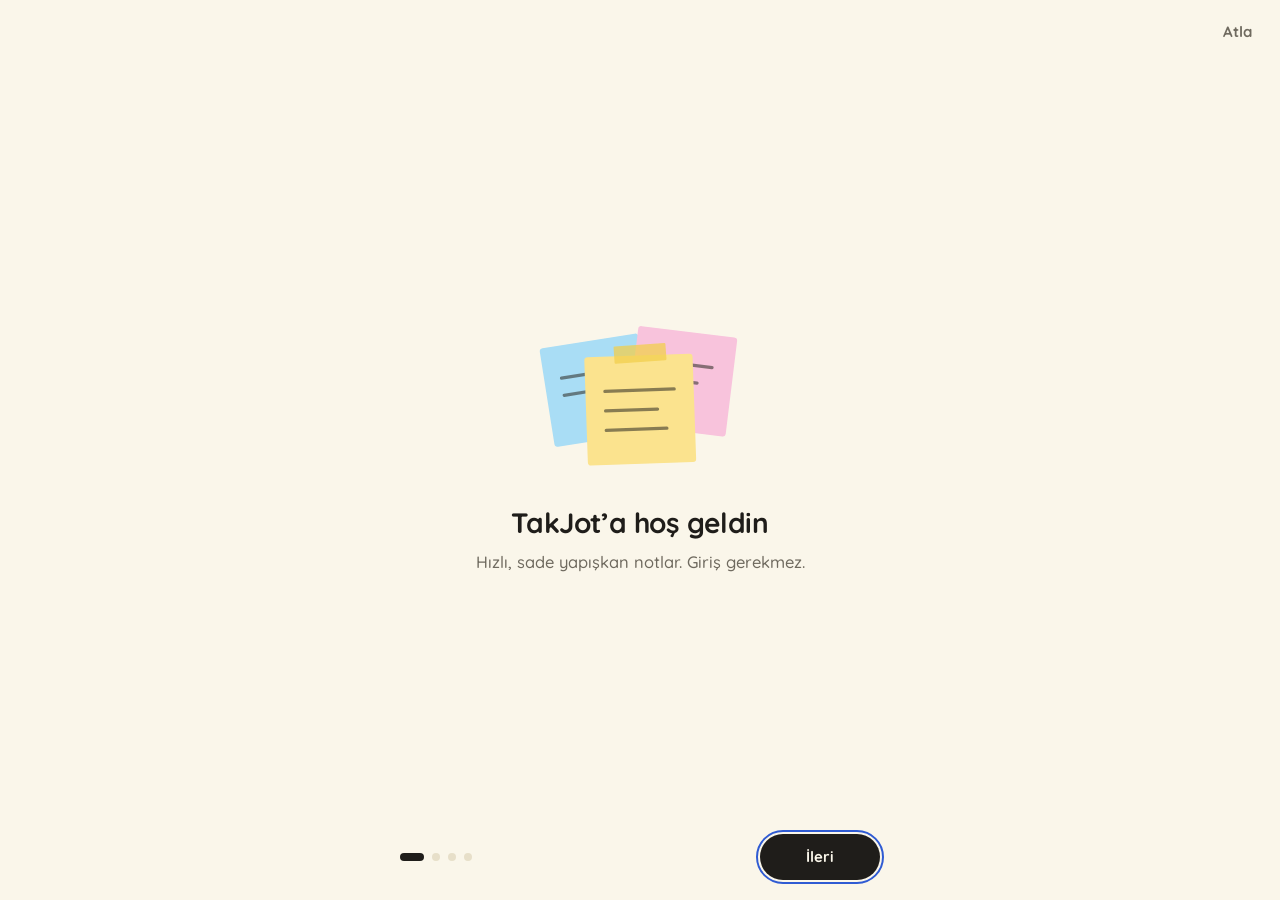
<file: index.html>
<!doctype html>
<html lang="tr">
<head>
<meta charset="utf-8">
<meta name="viewport" content="width=device-width, initial-scale=1, viewport-fit=cover, interactive-widget=resizes-content">
<title>TakJot</title>
<meta name="description" content="Renkli notlar, yapılacaklar listeleri ve hatırlatıcılar">
<meta name="theme-color" content="#FAF6EA">
<link rel="manifest" href="manifest.webmanifest">
<link rel="icon" href="icons/icon-192.png" type="image/png">
<link rel="apple-touch-icon" href="icons/maskable-512.png">
<link rel="preconnect" href="https://fonts.googleapis.com">
<link rel="preconnect" href="https://fonts.gstatic.com" crossorigin>
<link rel="stylesheet" href="https://fonts.googleapis.com/css2?family=Caveat:wght@500;600;700&family=Quicksand:wght@400;500;600;700&display=swap">
<link rel="stylesheet" href="styles.css">
</head>
<body>
<svg xmlns="http://www.w3.org/2000/svg" style="display:none">
  <defs>
    <symbol id="i-search" viewBox="0 0 24 24"><circle cx="11" cy="11" r="6.5"/><path d="M16 16l4.5 4.5"/></symbol>
    <symbol id="i-more" viewBox="0 0 24 24"><circle cx="12" cy="5.5" r="1.4" class="f"/><circle cx="12" cy="12" r="1.4" class="f"/><circle cx="12" cy="18.5" r="1.4" class="f"/></symbol>
    <symbol id="i-plus" viewBox="0 0 24 24"><path d="M12 5v14M5 12h14"/></symbol>
    <symbol id="i-back" viewBox="0 0 24 24"><path d="M19 12H5M11 6l-6 6 6 6"/></symbol>
    <symbol id="i-pin" viewBox="0 0 24 24"><path d="M9 3.5h6l-1 6.5 3.5 3v2h-11v-2L10 10z"/><path d="M12 15v5.5"/></symbol>
    <symbol id="i-pin-fill" viewBox="0 0 24 24"><path class="f" d="M9 3.5h6l-1 6.5 3.5 3v2h-11v-2L10 10z"/><path d="M12 15v5.5"/></symbol>
    <symbol id="i-bell" viewBox="0 0 24 24"><path d="M6 16v-5a6 6 0 0 1 12 0v5l1.5 2h-15z"/><path d="M10 20.5a2.2 2.2 0 0 0 4 0"/></symbol>
    <symbol id="i-archive" viewBox="0 0 24 24"><rect x="3" y="4" width="18" height="5" rx="1.2"/><path d="M5 9v10.5h14V9M10 13h4"/></symbol>
    <symbol id="i-unarchive" viewBox="0 0 24 24"><rect x="3" y="4" width="18" height="5" rx="1.2"/><path d="M5 9v10.5h14V9M12 17v-5M9.8 14l2.2-2.2 2.2 2.2"/></symbol>
    <symbol id="i-trash" viewBox="0 0 24 24"><path d="M4 7h16M9 7V4h6v3M6 7l1 13h10l1-13M10 11v5.5M14 11v5.5"/></symbol>
    <symbol id="i-restore" viewBox="0 0 24 24"><path d="M4.5 12a7.5 7.5 0 1 0 2.3-5.4"/><path d="M4.5 4v4.5H9"/></symbol>
    <symbol id="i-checklist" viewBox="0 0 24 24"><rect x="3.5" y="4.5" width="4" height="4" rx="1"/><rect x="3.5" y="15.5" width="4" height="4" rx="1"/><path d="M10.5 6.5h10M10.5 17.5h10"/></symbol>
    <symbol id="i-checkbox" viewBox="0 0 24 24"><rect x="4" y="4" width="16" height="16" rx="4"/><path d="M8.5 12.2l2.5 2.5 4.6-4.9"/></symbol>
    <symbol id="i-text" viewBox="0 0 24 24"><path d="M4.5 6h15M4.5 11h15M4.5 16h9"/></symbol>
    <symbol id="i-grid" viewBox="0 0 24 24"><rect x="4" y="4" width="7" height="7" rx="1.5"/><rect x="13" y="4" width="7" height="7" rx="1.5"/><rect x="4" y="13" width="7" height="7" rx="1.5"/><rect x="13" y="13" width="7" height="7" rx="1.5"/></symbol>
    <symbol id="i-rows" viewBox="0 0 24 24"><rect x="4" y="5" width="16" height="5.5" rx="1.5"/><rect x="4" y="13.5" width="16" height="5.5" rx="1.5"/></symbol>
    <symbol id="i-calendar" viewBox="0 0 24 24"><rect x="3.5" y="5" width="17" height="15" rx="2"/><path d="M3.5 10h17M8 3v4M16 3v4"/></symbol>
    <symbol id="i-notes" viewBox="0 0 24 24"><rect x="5" y="3.5" width="14" height="17" rx="2"/><path d="M9 8h6M9 12h6M9 16h3"/></symbol>
    <symbol id="i-chev-left" viewBox="0 0 24 24"><path d="M15 6l-6 6 6 6"/></symbol>
    <symbol id="i-chev-right" viewBox="0 0 24 24"><path d="M9 6l6 6-6 6"/></symbol>
    <symbol id="i-download" viewBox="0 0 24 24"><path d="M12 4v11M7 10l5 5 5-5M5 20h14"/></symbol>
    <symbol id="i-upload" viewBox="0 0 24 24"><path d="M12 20V9M7 13l5-5 5 5M5 4h14"/></symbol>
    <symbol id="i-theme" viewBox="0 0 24 24"><circle cx="12" cy="12" r="8"/><path class="f" d="M12 4a8 8 0 0 1 0 16z"/></symbol>
    <symbol id="i-close" viewBox="0 0 24 24"><path d="M6 6l12 12M18 6L6 18"/></symbol>
    <symbol id="i-check" viewBox="0 0 24 24"><path d="M5 12.5l4.5 4.5L19 7.5"/></symbol>
    <symbol id="i-copy" viewBox="0 0 24 24"><rect x="8.5" y="8.5" width="11.5" height="11.5" rx="2"/><path d="M15.5 8.5V6a2 2 0 0 0-2-2H6a2 2 0 0 0-2 2v7.5a2 2 0 0 0 2 2h2.5"/></symbol>
    <symbol id="i-share" viewBox="0 0 24 24"><path d="M12 3.5v11.5M8 7.5l4-4 4 4M5 12v7.5h14V12"/></symbol>
    <symbol id="i-sort" viewBox="0 0 24 24"><path d="M7 4v16M4 17l3 3 3-3M17 20V4M14 7l3-3 3 3"/></symbol>
    <!-- Desk props: drawn in their own colours, not currentColor -->
    <symbol id="d-pushpin" viewBox="0 0 34 44">
      <ellipse cx="20" cy="40" rx="6" ry="1.8" fill="rgba(40,25,0,.22)"/>
      <path d="M17 20 19.5 38.5" stroke="#8C8E93" stroke-width="2.2" stroke-linecap="round"/>
      <path d="M8 19.5c2.6 2.6 15.4 2.6 18 0l-3-4.5h-12z" fill="#B8323A"/>
      <circle cx="17" cy="11" r="9.5" fill="#E4484F"/>
      <ellipse cx="13.6" cy="7.6" rx="3.4" ry="2.6" fill="#fff" opacity=".5"/>
    </symbol>
    <symbol id="d-clip" viewBox="0 0 22 56">
      <path d="M7 18v25a4.5 4.5 0 0 0 9 0V12a7.5 7.5 0 0 0-15 0v31" fill="none" stroke="#8E97A3" stroke-width="2.6" stroke-linecap="round"/>
      <path d="M7 18v25a4.5 4.5 0 0 0 9 0V12" fill="none" stroke="#C9D0D8" stroke-width="1" stroke-linecap="round" opacity=".8"/>
    </symbol>
    <symbol id="i-cloud" viewBox="0 0 24 24"><path d="M7 18.5a4 4 0 0 1-.4-7.98A5.5 5.5 0 0 1 17.2 9.1 4.75 4.75 0 0 1 17 18.5z"/></symbol>
    <symbol id="i-cloud-up" viewBox="0 0 24 24"><path d="M7 18.5a4 4 0 0 1-.4-7.98A5.5 5.5 0 0 1 17.2 9.1 4.75 4.75 0 0 1 17 18.5z"/><path d="M12 16.5v-5M9.8 13.6l2.2-2.2 2.2 2.2"/></symbol>
    <symbol id="i-cloud-down" viewBox="0 0 24 24"><path d="M7 18.5a4 4 0 0 1-.4-7.98A5.5 5.5 0 0 1 17.2 9.1 4.75 4.75 0 0 1 17 18.5z"/><path d="M12 11.2v5M9.8 14.1l2.2 2.2 2.2-2.2"/></symbol>
    <symbol id="i-lock" viewBox="0 0 24 24"><rect x="5" y="10.5" width="14" height="10" rx="2.5"/><path d="M8.5 10.5V8a3.5 3.5 0 0 1 7 0v2.5M12 14.5v2"/></symbol>
    <symbol id="i-unlock" viewBox="0 0 24 24"><rect x="5" y="10.5" width="14" height="10" rx="2.5"/><path d="M8.5 10.5V8a3.5 3.5 0 0 1 6.9-.8M12 14.5v2"/></symbol>
    <symbol id="i-sync" viewBox="0 0 24 24"><path d="M19.5 12a7.5 7.5 0 0 1-13.1 5M4.5 12a7.5 7.5 0 0 1 13.1-5"/><path d="M17.8 3.5V7h-3.5M6.2 20.5V17h3.5"/></symbol>
    <symbol id="i-key" viewBox="0 0 24 24"><circle cx="8" cy="15" r="4.5"/><path d="M11.3 11.8 20 3.5M16.5 7l2.5 2.5M14.2 9.3l2 2"/></symbol>
    <symbol id="i-timer" viewBox="0 0 24 24"><circle cx="12" cy="13.5" r="7.5"/><path d="M12 9.5v4l2.5 2M9.5 3h5"/></symbol>
    <symbol id="i-finger" viewBox="0 0 24 24"><path d="M6.2 8.2A7 7 0 0 1 18.8 11v2.5M5 12v1.2a10 10 0 0 0 1.2 4.8"/><path d="M8.6 18.8A13 13 0 0 1 8 14.5V11a4 4 0 0 1 8 0v3.2a15 15 0 0 0 .8 4.8"/><path d="M12 11v3.5a9 9 0 0 0 1.4 5"/></symbol>
    <symbol id="i-install" viewBox="0 0 24 24"><rect x="7" y="3" width="10" height="18" rx="2"/><path d="M12 7.5v6.5M9.5 11.5L12 14l2.5-2.5"/></symbol>
    <symbol id="i-help" viewBox="0 0 24 24"><circle cx="12" cy="12" r="8.5"/><path d="M9.6 9.6a2.5 2.5 0 0 1 4.8.9c0 1.7-2.4 2-2.4 3.6"/><circle cx="12" cy="17" r=".9" class="f"/></symbol>
    <symbol id="i-shield" viewBox="0 0 24 24"><path d="M12 3.5l7 2.8v5.2c0 4.4-3 7.9-7 9-4-1.1-7-4.6-7-9V6.3z"/><path d="M9 12l2.2 2.2L15.3 10"/></symbol>
    <symbol id="g-mark" viewBox="0 0 48 48">
      <path fill="#EA4335" d="M24 9.5c3.54 0 6.71 1.22 9.21 3.6l6.85-6.85C35.9 2.38 30.47 0 24 0 14.62 0 6.51 5.38 2.56 13.22l7.98 6.19C12.43 13.72 17.74 9.5 24 9.5z"/>
      <path fill="#4285F4" d="M46.98 24.55c0-1.57-.15-3.09-.38-4.55H24v9.02h12.94c-.58 2.96-2.26 5.48-4.78 7.18l7.73 6c4.51-4.18 7.09-10.36 7.09-17.65z"/>
      <path fill="#FBBC05" d="M10.53 28.59c-.48-1.45-.76-2.99-.76-4.59s.27-3.14.76-4.59l-7.98-6.19C.92 16.46 0 20.12 0 24c0 3.88.92 7.54 2.56 10.78l7.97-6.19z"/>
      <path fill="#34A853" d="M24 48c6.48 0 11.93-2.13 15.89-5.81l-7.73-6c-2.15 1.45-4.92 2.3-8.16 2.3-6.26 0-11.57-4.22-13.47-9.91l-7.98 6.19C6.51 42.62 14.62 48 24 48z"/>
    </symbol>
  </defs>
</svg>

<div class="app">
  <header class="topbar">
    <div class="topbar-row">
      <img class="brand-logo" src="icons/logo.png" alt="" width="40" height="40">
      <h1 id="view-title" class="view-title">Notlar</h1>
      <button id="menu-btn" class="icon-btn ring" type="button" aria-label="Görünüm ve yedek seçenekleri"><svg class="icon"><use href="#i-more"/></svg></button>
    </div>
    <div id="search-row" class="search-row">
      <label class="search-field">
        <span class="visually-hidden">Notlarda ara</span>
        <input id="search-input" type="search" placeholder="Notlarda ara" autocomplete="off" enterkeyhint="search">
        <button id="search-close" class="clear-btn" type="button" aria-label="Aramayı temizle" hidden><svg class="icon"><use href="#i-close"/></svg></button>
        <svg class="icon search-icon" aria-hidden="true"><use href="#i-search"/></svg>
      </label>
    </div>
    <div id="kinds" class="kinds" role="group" aria-label="Türe göre filtrele"></div>
    <div id="palette" class="palette" role="group" aria-label="Renge göre filtrele"></div>
  </header>

  <main id="view" class="view" tabindex="-1"></main>

  <button id="fab" class="fab" type="button" aria-label="Yeni not"><svg class="icon"><use href="#i-plus"/></svg></button>

  <nav class="tabs" aria-label="Bölümler">
    <div class="rail-brand"><img src="icons/logo.png" alt="" width="52" height="52"><span>TakJot</span></div>
    <button class="tab" type="button" data-view="notes"><svg class="icon"><use href="#i-notes"/></svg><span>Notlar</span></button>
    <button class="tab" type="button" data-view="calendar"><svg class="icon"><use href="#i-calendar"/></svg><span>Takvim</span></button>
    <span class="tab-gap" aria-hidden="true"></span>
    <button class="tab" type="button" data-view="archive"><svg class="icon"><use href="#i-archive"/></svg><span>Arşiv</span></button>
    <button class="tab" type="button" data-view="trash"><svg class="icon"><use href="#i-trash"/></svg><span>Çöp kutusu</span></button>
  </nav>
</div>

<section id="editor" class="editor" hidden aria-label="Not">
  <header class="ed-bar">
    <button id="ed-back" class="icon-btn ring" type="button" aria-label="Notu kaydet ve kapat"><svg class="icon"><use href="#i-back"/></svg></button>
    <span class="grow"></span>
    <button id="ed-type" class="ed-type" type="button" aria-pressed="false"><svg class="icon"><use href="#i-checkbox"/></svg><span>Liste</span></button>
    <button id="ed-pin" class="icon-btn" type="button" aria-label="Sabitle" aria-pressed="false"><svg class="icon"><use href="#i-pin"/></svg></button>
    <button id="ed-remind" class="icon-btn" type="button" aria-label="Hatırlatıcı kur"><svg class="icon"><use href="#i-bell"/></svg></button>
    <button id="ed-archive" class="icon-btn" type="button" aria-label="Arşivle"><svg class="icon"><use href="#i-archive"/></svg></button>
    <button id="ed-more" class="icon-btn" type="button" aria-label="Diğer işlemler"><svg class="icon"><use href="#i-more"/></svg></button>
  </header>
  <div class="ed-scroll">
    <div class="ed-inner">
      <span class="ed-tape" aria-hidden="true"></span>
      <input id="ed-title" class="ed-title" type="text" placeholder="Başlık" aria-label="Başlık" autocomplete="off" enterkeyhint="next">
      <button id="ed-chip" class="chip" type="button" hidden></button>
      <textarea id="ed-body" class="ed-body" placeholder="Not" aria-label="Not metni" rows="6"></textarea>
      <div id="ed-list" class="ed-list" hidden></div>
    </div>
  </div>
  <footer class="ed-foot">
    <div id="ed-colors" class="swatches" role="radiogroup" aria-label="Not rengi"></div>
    <p id="ed-stamp" class="stamp"></p>
  </footer>
</section>

<dialog id="dlg-remind" class="dlg">
  <form method="dialog" class="dlg-form">
    <h2 class="dlg-title">Hatırlatıcı</h2>
    <div class="quick">
      <button type="button" class="pill" data-quick="tonight">Bu akşam 20:00</button>
      <button type="button" class="pill" data-quick="tomorrow">Yarın 09:00</button>
      <button type="button" class="pill" data-quick="week">Haftaya 09:00</button>
    </div>
    <label class="field-label" for="remind-at">Tarih ve saat</label>
    <input id="remind-at" class="field" type="datetime-local">
    <p id="remind-hint" class="hint"></p>
    <div class="dlg-actions">
      <button id="remind-remove" class="btn ghost danger-text" type="button">Kaldır</button>
      <span class="grow"></span>
      <button id="remind-cancel" class="btn ghost" type="button">Vazgeç</button>
      <button class="btn primary" value="save">Kaydet</button>
    </div>
  </form>
</dialog>

<dialog id="dlg-confirm" class="dlg">
  <form method="dialog" class="dlg-form">
    <h2 id="confirm-title" class="dlg-title"></h2>
    <p id="confirm-body" class="dlg-text"></p>
    <div class="dlg-actions">
      <span class="grow"></span>
      <button class="btn ghost" value="cancel">Vazgeç</button>
      <button id="confirm-ok" class="btn danger" value="ok"></button>
    </div>
  </form>
</dialog>

<dialog id="dlg-sheet" class="dlg sheet">
  <form method="dialog" class="sheet-form">
    <div id="sheet-brand" class="sheet-brand" hidden><img src="icons/logo.png" alt="" width="44" height="44"><span>TakJot</span></div>
    <h2 id="sheet-title" class="sheet-title"></h2>
    <p id="sheet-info" class="sheet-info" hidden></p>
    <div id="sheet-items" class="sheet-items"></div>
  </form>
</dialog>

<dialog id="dlg-cloud" class="dlg" aria-labelledby="cloud-title">
  <form id="cloud-form" method="dialog" class="dlg-form cloud-form" novalidate></form>
</dialog>

<!-- Shown only while a note is being dragged: drop it here to move it to the trash -->
<div id="drop-bin" class="drop-bin" aria-hidden="true"><span class="drop-bin-in"><svg class="icon"><use href="#i-trash"/></svg><span>Sil</span></span></div>
<p id="sr-live" class="visually-hidden" aria-live="assertive"></p>
<!-- Covers the page while it is in the background with hidden notes open (task switcher) -->
<div id="veil" class="veil" hidden aria-hidden="true"><span class="veil-mark"><svg class="icon"><use href="#i-lock"/></svg></span></div>

<!-- Google sign-in and cloud consent: full screen, only when a cloud action needs them -->
<dialog id="dlg-gate" class="gate" aria-labelledby="gate-title">
  <div class="gate-desk" aria-hidden="true">
    <span class="gate-note" style="--c:var(--n-yellow);--x:-18px;--y:9%;--r:-8deg;--d:0s;--t:#F4A6BD"></span>
    <span class="gate-note" style="--c:var(--n-blue);--x:calc(100% - 92px);--y:5%;--r:7deg;--d:-3s;--t:#F3D46B"></span>
    <span class="gate-note" style="--c:var(--n-green);--x:calc(100% - 70px);--y:58%;--r:-5deg;--d:-6s;--t:#BBA7EE"></span>
    <span class="gate-note" style="--c:var(--n-pink);--x:-34px;--y:72%;--r:9deg;--d:-9s;--t:#8FD9C0"></span>
    <span class="gate-note small" style="--c:var(--n-orange);--x:62%;--y:86%;--r:-11deg;--d:-4s;--t:#F6B26B"></span>
  </div>

  <div id="gate-login" class="gate-panel">
    <span class="gate-tape" aria-hidden="true"></span>
    <img class="gate-logo" src="icons/logo.png" alt="" width="72" height="72">
    <h2 id="gate-title" class="gate-title">Notların güvende olsun</h2>
    <p class="gate-sub">Yedeğin şifrelenir, Google Drive’ında sana özel alanda durur.</p>
    <button id="gate-google" class="btn google" type="button"><span class="g-badge" aria-hidden="true"><svg viewBox="0 0 48 48"><use href="#g-mark"/></svg></span><span class="g-label">Google ile devam et</span></button>
    <p id="gate-error" class="gate-error" role="alert" hidden></p>
    <button id="gate-later" class="gate-link" type="button">Şimdi değil</button>
    <a class="gate-link small" href="kvkk.html" target="_blank" rel="noopener">Aydınlatma metni</a>
  </div>

  <form id="gate-consent" class="gate-panel" hidden novalidate>
    <span class="gate-tape" aria-hidden="true"></span>
    <h2 id="consent-title" class="gate-title">Bulut yedeği için onay</h2>
    <p class="gate-sub">Yedeğini Google Drive’ına kaydedebilmemiz için onayın gerekiyor. Onayını istediğin zaman Bulut ayarlarından geri alabilirsin.</p>
    <label class="consent-row">
      <input id="consent-box" type="checkbox">
      <span class="consent-box" aria-hidden="true"><svg class="icon"><use href="#i-check"/></svg></span>
      <span>Yedeğimin Google Drive hesabıma şifreli kaydedilmesine açık rıza veriyorum.</span>
    </label>
    <a class="gate-link small" href="kvkk.html" target="_blank" rel="noopener">Aydınlatma metni</a>
    <div class="gate-actions">
      <button id="consent-cancel" class="btn ghost" type="button">Vazgeç</button>
      <button id="consent-ok" class="btn primary" type="submit" disabled>Devam</button>
    </div>
  </form>
</dialog>

<!-- First-run introduction -->
<dialog id="dlg-onboard" class="onboard" aria-label="TakJot tanıtımı">
  <button id="ob-skip" class="btn ghost ob-skip" type="button">Atla</button>
  <div id="ob-track" class="ob-track">
    <section class="ob-slide" aria-label="Ekran 1 / 4">
      <svg class="ob-art" viewBox="0 0 240 180" aria-hidden="true">
        <g transform="rotate(-9 80 100)"><rect x="34" y="52" width="92" height="92" rx="3" style="fill:var(--n-blue)"/><path d="M50 82h52M50 98h40" class="ob-ink"/></g>
        <g transform="rotate(7 160 96)"><rect x="112" y="44" width="92" height="92" rx="3" style="fill:var(--n-pink)"/><path d="M128 74h56M128 90h44M128 106h30" class="ob-ink"/></g>
        <g transform="rotate(-2 120 110)"><rect x="70" y="66" width="100" height="100" rx="3" style="fill:var(--n-yellow)"/><path d="M88 98h64M88 116h48M88 134h56" class="ob-ink"/></g>
        <rect x="96" y="56" width="48" height="16" rx="1" transform="rotate(-4 120 64)" class="ob-tape"/>
      </svg>
      <h2 class="ob-title">TakJot’a hoş geldin</h2>
      <p class="ob-text">Hızlı, sade yapışkan notlar. Giriş gerekmez.</p>
    </section>
    <section class="ob-slide" aria-label="Ekran 2 / 4">
      <svg class="ob-art" viewBox="0 0 240 180" aria-hidden="true">
        <rect x="78" y="14" width="84" height="152" rx="16" class="ob-phone"/>
        <path d="M108 26h24" class="ob-line"/>
        <rect x="90" y="42" width="28" height="28" rx="2" style="fill:var(--n-yellow)" transform="rotate(-5 104 56)"/>
        <rect x="122" y="44" width="28" height="28" rx="2" style="fill:var(--n-green)" transform="rotate(4 136 58)"/>
        <rect x="90" y="78" width="28" height="28" rx="2" style="fill:var(--n-pink)" transform="rotate(3 104 92)"/>
        <rect x="122" y="80" width="28" height="28" rx="2" style="fill:var(--n-blue)" transform="rotate(-4 136 94)"/>
        <g transform="translate(160 104)">
          <rect x="0" y="16" width="44" height="36" rx="8" class="ob-lock"/>
          <path d="M10 16V10a12 12 0 0 1 24 0v6" class="ob-line thick"/>
          <path d="M22 30v8" class="ob-line thick light"/>
        </g>
      </svg>
      <h2 class="ob-title">Notların cihazında</h2>
      <p class="ob-text">Notların sadece bu cihazda durur. İstersen şifreli yedek alırsın.</p>
    </section>
    <section class="ob-slide" aria-label="Ekran 3 / 4">
      <svg class="ob-art" viewBox="0 0 240 180" aria-hidden="true">
        <rect x="40" y="30" width="56" height="56" rx="2" style="fill:var(--n-green)" transform="rotate(-4 68 58)"/>
        <rect x="40" y="100" width="56" height="56" rx="2" style="fill:var(--n-orange)" transform="rotate(3 68 128)"/>
        <rect x="112" y="100" width="56" height="56" rx="2" class="ob-slot"/>
        <g transform="rotate(6 156 66)">
          <rect x="126" y="36" width="64" height="64" rx="2" style="fill:var(--n-yellow)" class="ob-lifted"/>
          <rect x="136" y="50" width="9" height="9" rx="2" class="ob-box"/><path d="M151 55h28" class="ob-ink"/>
          <rect x="136" y="66" width="9" height="9" rx="2" class="ob-box"/><path d="M151 71h22" class="ob-ink"/>
          <rect x="136" y="82" width="9" height="9" rx="2" class="ob-box"/><path d="M151 87h26" class="ob-ink"/>
        </g>
        <path d="M150 108c-4 10-6 18-8 28" class="ob-line dash"/>
        <path d="M136 128l6 9 7-8" class="ob-line"/>
      </svg>
      <h2 class="ob-title">Sürükle, düzenle</h2>
      <p class="ob-text">Notları sürükleyip sırala, listeleri tek dokunuşla oluştur.</p>
    </section>
    <section class="ob-slide" aria-label="Ekran 4 / 4">
      <svg class="ob-art" viewBox="0 0 240 180" aria-hidden="true">
        <rect x="56" y="34" width="104" height="104" rx="3" style="fill:var(--n-white)" class="ob-paper" transform="rotate(-4 108 86)"/>
        <path d="M74 66h54M74 84h40M74 102h62" class="ob-ink" transform="rotate(-4 108 86)"/>
        <path d="M156 70l32 12v24c0 22-14 38-32 44-18-6-32-22-32-44V82z" style="fill:var(--n-green)" class="ob-shield"/>
        <path d="M142 108l10 10 18-20" class="ob-line thick"/>
      </svg>
      <h2 class="ob-title">Gizliliğin önemli</h2>
      <p class="ob-text">Banka şifresi gibi çok hassas bilgileri not almamanı öneririz.</p>
      <a class="gate-link small" href="kvkk.html" target="_blank" rel="noopener">Aydınlatma metni</a>
    </section>
  </div>
  <div class="ob-foot">
    <div id="ob-dots" class="ob-dots" aria-hidden="true"><i></i><i></i><i></i><i></i></div>
    <p id="ob-status" class="visually-hidden" aria-live="polite"></p>
    <button id="ob-next" class="btn primary ob-next" type="button">İleri</button>
  </div>
</dialog>

<input id="import-file" type="file" accept="application/json,.json" hidden>
<div id="toast" class="toast" role="status" aria-live="polite" hidden><span id="toast-msg"></span><button id="toast-act" type="button" hidden></button></div>

<script type="module" src="app.js"></script>
</body>
</html>
</file>
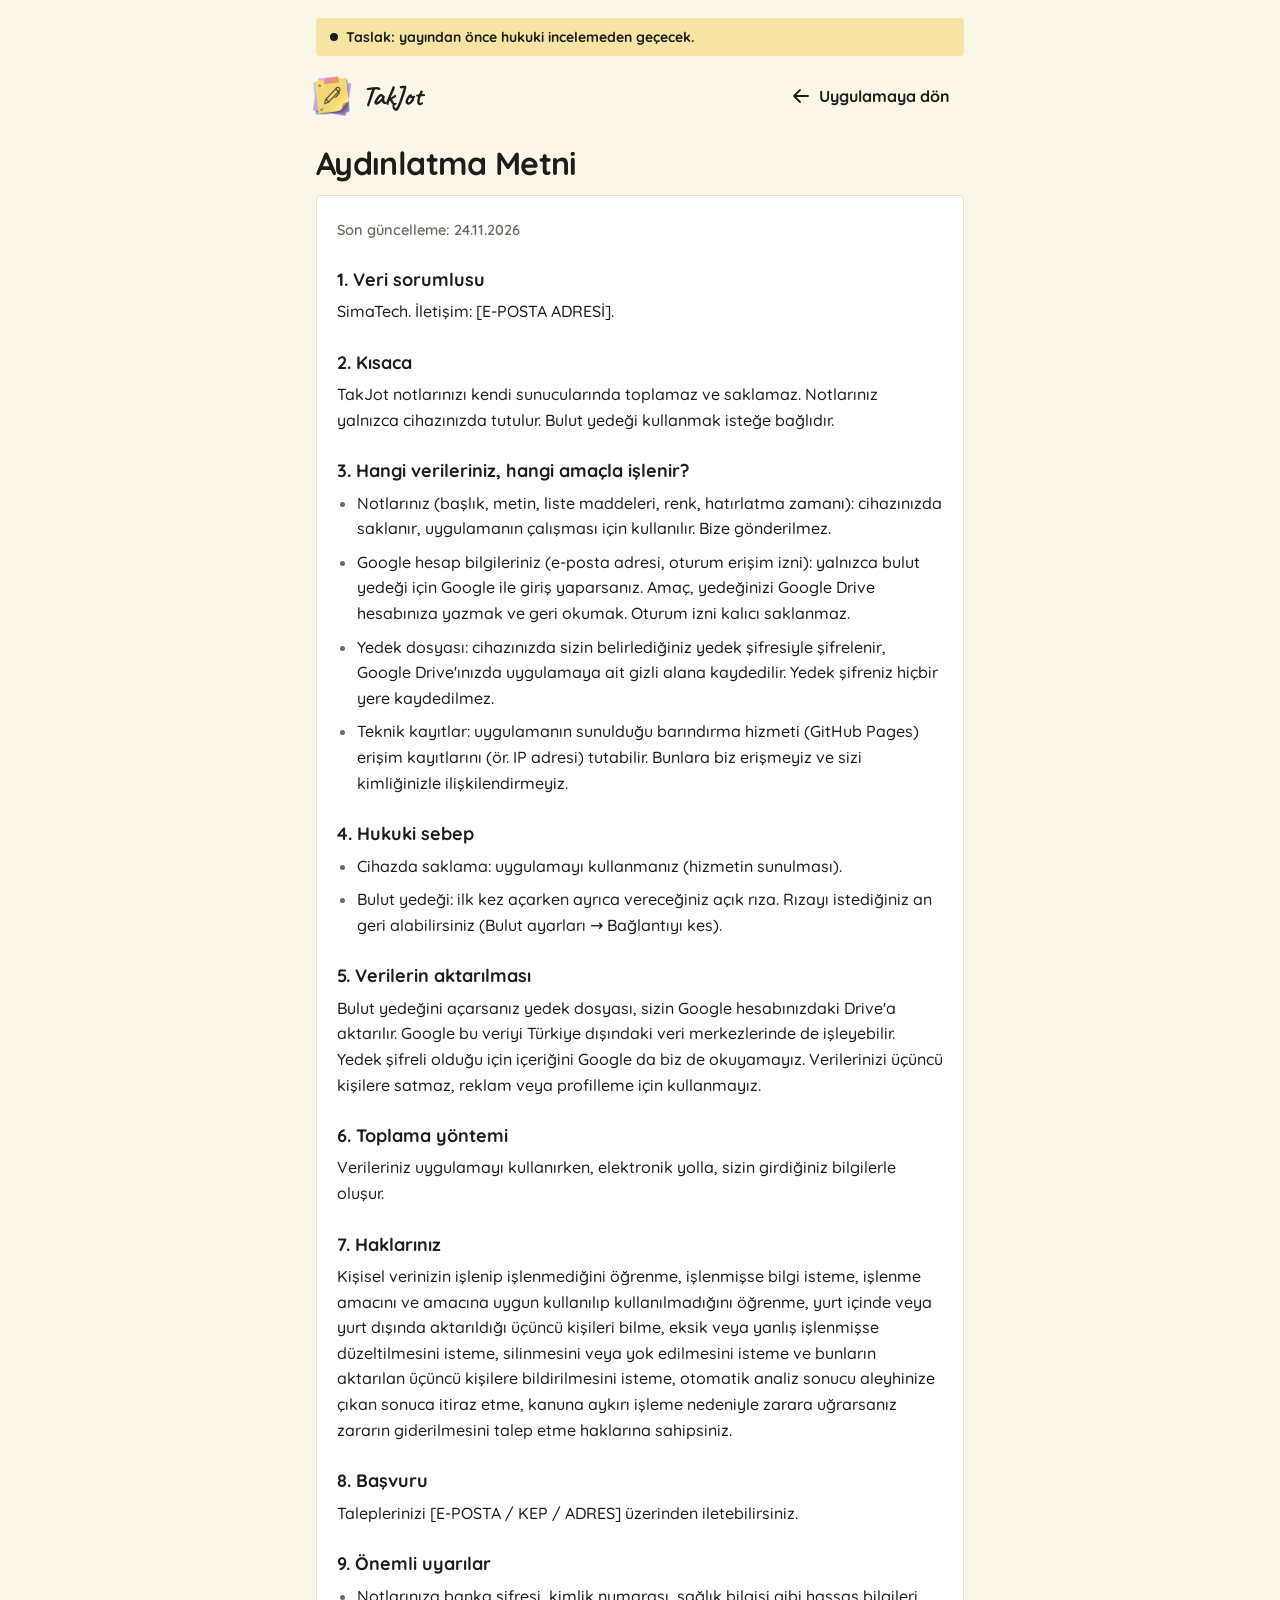
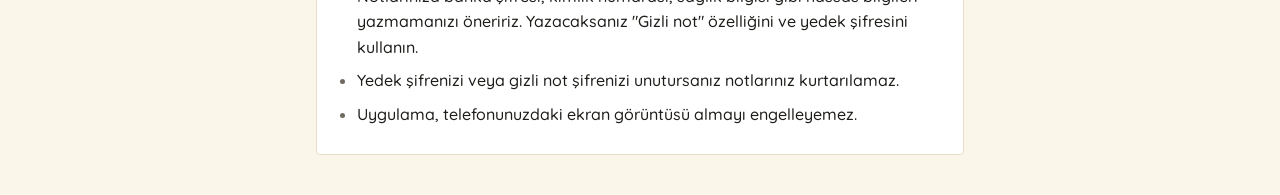
<file: kvkk.html>
<!doctype html>
<html lang="tr">
<head>
<meta charset="utf-8">
<meta name="viewport" content="width=device-width, initial-scale=1, viewport-fit=cover">
<title>Aydınlatma Metni · TakJot</title>
<meta name="theme-color" content="#FAF6EA">
<link rel="icon" href="icons/icon-192.png" type="image/png">
<link rel="stylesheet" href="https://fonts.googleapis.com/css2?family=Caveat:wght@500;600;700&family=Quicksand:wght@400;500;600;700&display=swap">
<link rel="stylesheet" href="styles.css">
<script>
  // Same theme as the app (saved in palet.prefs on this device).
  try {
    const t = JSON.parse(localStorage.getItem('palet.prefs') || '{}').theme;
    if (t === 'light' || t === 'dark') document.documentElement.dataset.theme = t;
  } catch { /* storage unavailable */ }
</script>
<style>
  .doc { max-width: 680px; margin: 0 auto; padding: calc(env(safe-area-inset-top, 0px) + 18px) 16px calc(env(safe-area-inset-bottom, 0px) + 40px); }
  .doc-bar { display: flex; align-items: center; gap: 10px; min-height: 52px; }
  .doc-bar img { width: 40px; height: 40px; margin-left: -4px; }
  .doc-bar span { font-family: var(--hand); font-size: 28px; font-weight: 700; line-height: 1; }
  .doc-back { display: inline-flex; align-items: center; gap: 6px; min-height: 44px; margin-left: auto; padding: 0 14px 0 8px; border-radius: 999px; font-weight: 700; color: var(--ink); text-decoration: none; }
  .doc-back:active { background: var(--press); }
  .doc h1 { margin: 24px 0 14px; font-size: 32px; line-height: 1.1; font-weight: 700; letter-spacing: -.02em; }
  .doc-paper { padding: 22px 20px 26px; border-radius: 4px; background: var(--surface); border: 1px solid var(--line); overflow-wrap: anywhere; }
  .doc-paper h2 { margin: 26px 0 8px; font-size: 18px; line-height: 1.3; font-weight: 700; }
  .doc-paper p, .doc-paper li { margin: 0; font-size: 16px; line-height: 1.6; color: var(--ink); }
  .doc-paper p + p { margin-top: 8px; }
  .doc-paper ul { margin: 0; padding-left: 20px; display: grid; gap: 8px; }
  .doc-paper li::marker { color: var(--muted); }
  .doc-date { color: var(--muted) !important; font-size: 14.5px !important; font-weight: 600; }
  .doc-draft {
    display: flex; align-items: center; gap: 8px; margin: 0 0 14px; padding: 9px 14px; border-radius: 4px;
    background: color-mix(in oklab, var(--sun), transparent 55%); color: var(--ink); font-size: 14px; font-weight: 700;
  }
  .doc-draft::before { content: ""; flex: none; width: 8px; height: 8px; border-radius: 50%; background: var(--ink); }
</style>
</head>
<body>
<svg xmlns="http://www.w3.org/2000/svg" style="display:none">
  <symbol id="i-back" viewBox="0 0 24 24"><path d="M19 12H5M11 6l-6 6 6 6"/></symbol>
</svg>
<main class="doc">
  <p class="doc-draft" role="note">Taslak: yayından önce hukuki incelemeden geçecek.</p>
  <div class="doc-bar">
    <img src="icons/logo.png" alt="" width="40" height="40"><span>TakJot</span>
    <a id="back" class="doc-back" href="./#/notes"><svg class="icon" aria-hidden="true"><use href="#i-back"/></svg>Uygulamaya dön</a>
  </div>
  <h1>Aydınlatma Metni</h1>
  <article class="doc-paper">
    <p class="doc-date">Son güncelleme: 24.11.2026</p>

    <h2>1. Veri sorumlusu</h2>
    <p>SimaTech. İletişim: [E-POSTA ADRESİ].</p>

    <h2>2. Kısaca</h2>
    <p>TakJot notlarınızı kendi sunucularında toplamaz ve saklamaz. Notlarınız yalnızca cihazınızda tutulur. Bulut yedeği kullanmak isteğe bağlıdır.</p>

    <h2>3. Hangi verileriniz, hangi amaçla işlenir?</h2>
    <ul>
      <li>Notlarınız (başlık, metin, liste maddeleri, renk, hatırlatma zamanı): cihazınızda saklanır, uygulamanın çalışması için kullanılır. Bize gönderilmez.</li>
      <li>Google hesap bilgileriniz (e-posta adresi, oturum erişim izni): yalnızca bulut yedeği için Google ile giriş yaparsanız. Amaç, yedeğinizi Google Drive hesabınıza yazmak ve geri okumak. Oturum izni kalıcı saklanmaz.</li>
      <li>Yedek dosyası: cihazınızda sizin belirlediğiniz yedek şifresiyle şifrelenir, Google Drive'ınızda uygulamaya ait gizli alana kaydedilir. Yedek şifreniz hiçbir yere kaydedilmez.</li>
      <li>Teknik kayıtlar: uygulamanın sunulduğu barındırma hizmeti (GitHub Pages) erişim kayıtlarını (ör. IP adresi) tutabilir. Bunlara biz erişmeyiz ve sizi kimliğinizle ilişkilendirmeyiz.</li>
    </ul>

    <h2>4. Hukuki sebep</h2>
    <ul>
      <li>Cihazda saklama: uygulamayı kullanmanız (hizmetin sunulması).</li>
      <li>Bulut yedeği: ilk kez açarken ayrıca vereceğiniz açık rıza. Rızayı istediğiniz an geri alabilirsiniz (Bulut ayarları → Bağlantıyı kes).</li>
    </ul>

    <h2>5. Verilerin aktarılması</h2>
    <p>Bulut yedeğini açarsanız yedek dosyası, sizin Google hesabınızdaki Drive'a aktarılır. Google bu veriyi Türkiye dışındaki veri merkezlerinde de işleyebilir. Yedek şifreli olduğu için içeriğini Google da biz de okuyamayız. Verilerinizi üçüncü kişilere satmaz, reklam veya profilleme için kullanmayız.</p>

    <h2>6. Toplama yöntemi</h2>
    <p>Verileriniz uygulamayı kullanırken, elektronik yolla, sizin girdiğiniz bilgilerle oluşur.</p>

    <h2>7. Haklarınız</h2>
    <p>Kişisel verinizin işlenip işlenmediğini öğrenme, işlenmişse bilgi isteme, işlenme amacını ve amacına uygun kullanılıp kullanılmadığını öğrenme, yurt içinde veya yurt dışında aktarıldığı üçüncü kişileri bilme, eksik veya yanlış işlenmişse düzeltilmesini isteme, silinmesini veya yok edilmesini isteme ve bunların aktarılan üçüncü kişilere bildirilmesini isteme, otomatik analiz sonucu aleyhinize çıkan sonuca itiraz etme, kanuna aykırı işleme nedeniyle zarara uğrarsanız zararın giderilmesini talep etme haklarına sahipsiniz.</p>

    <h2>8. Başvuru</h2>
    <p>Taleplerinizi [E-POSTA / KEP / ADRES] üzerinden iletebilirsiniz.</p>

    <h2>9. Önemli uyarılar</h2>
    <ul>
      <li>Notlarınıza banka şifresi, kimlik numarası, sağlık bilgisi gibi hassas bilgileri yazmamanızı öneririz. Yazacaksanız "Gizli not" özelliğini ve yedek şifresini kullanın.</li>
      <li>Yedek şifrenizi veya gizli not şifrenizi unutursanız notlarınız kurtarılamaz.</li>
      <li>Uygulama, telefonunuzdaki ekran görüntüsü almayı engelleyemez.</li>
    </ul>
  </article>
</main>
<script>
  // Opened from the app menu: go back to where the user was.
  // Opened in its own tab: close it; if the browser does not allow that, the link opens the app.
  document.getElementById('back').addEventListener('click', e => {
    if (history.length <= 1) { window.close(); return; }
    let sameApp = false;
    try { sameApp = new URL(document.referrer).origin === location.origin; } catch { /* no referrer */ }
    if (sameApp) { e.preventDefault(); history.back(); }
  });
</script>
</body>
</html>
</file>
<file: styles.css>
/* Palet: sticky notes on a cream desk.
   Notes are paper: pastel, slightly tilted, held up by tape, a pushpin (pinned) or a clip (lists). */
:root {
  color-scheme: light;
  --bg: #FAF6EA;           /* the desk */
  --surface: #FFFFFF;
  --ink: #1F1D1A;
  --muted: #6F6A5F;
  --line: #E7DFC9;
  --sun: #F2CF4E;          /* rings, active tab, underlines */
  --bar: #1F1D1A;          /* bottom bar */
  --bar-ink: #FAF6EA;
  --hover: rgba(31, 29, 26, .06);
  --press: rgba(31, 29, 26, .12);
  --focus: #2F5BD3;
  --danger: #C2362F;
  --backdrop: rgba(25, 20, 10, .42);

  /* Text on paper is always dark, in both themes */
  --paper-ink: #2B2822;
  --sheen: 40%;            /* how much lighter the top of a note is */

  --n-red: #FBB8AE;
  --n-orange: #FDCB9B;
  --n-yellow: #FBE38E;
  --n-green: #B9EBCB;
  --n-blue: #A9DDF5;
  --n-purple: #CDBDF3;
  --n-pink: #F8C3DC;
  --n-gray: #DCD9D0;
  --n-white: #FFFDF7;

  --font: "Quicksand", ui-rounded, system-ui, -apple-system, "Segoe UI", Roboto, sans-serif;
  --hand: "Caveat", "Segoe Print", "Bradley Hand", cursive;
  --tabs-h: 68px;
  --safe-b: env(safe-area-inset-bottom, 0px);
  --safe-t: env(safe-area-inset-top, 0px);
  --dur: 180ms;
  --ease: cubic-bezier(.2, .7, .2, 1);
}

@media (prefers-color-scheme: dark) {
  :root:not([data-theme="light"]) {
    color-scheme: dark;
    --bg: #1B1A17; --surface: #262420; --ink: #F2EEE3; --muted: #A7A193; --line: #3A3730;
    --sun: #E9C84A; --bar: #2E2B25; --bar-ink: #F2EEE3;
    --hover: rgba(242, 238, 227, .07); --press: rgba(242, 238, 227, .14);
    --focus: #8DA9F5; --danger: #FF7A70; --backdrop: rgba(0, 0, 0, .6);
    --sheen: 14%;
    --n-red: #D99A91; --n-orange: #DDAE7F; --n-yellow: #D9C473; --n-green: #9CC9AD; --n-blue: #8FBDD4;
    --n-purple: #AE9FD3; --n-pink: #D4A3BB; --n-gray: #B9B6AD; --n-white: #DDDAD1;
  }
}
:root[data-theme="dark"] {
  color-scheme: dark;
  --bg: #1B1A17; --surface: #262420; --ink: #F2EEE3; --muted: #A7A193; --line: #3A3730;
  --sun: #E9C84A; --bar: #2E2B25; --bar-ink: #F2EEE3;
  --hover: rgba(242, 238, 227, .07); --press: rgba(242, 238, 227, .14);
  --focus: #8DA9F5; --danger: #FF7A70; --backdrop: rgba(0, 0, 0, .6);
  --sheen: 14%;
  --n-red: #D99A91; --n-orange: #DDAE7F; --n-yellow: #D9C473; --n-green: #9CC9AD; --n-blue: #8FBDD4;
  --n-purple: #AE9FD3; --n-pink: #D4A3BB; --n-gray: #B9B6AD; --n-white: #DDDAD1;
}

/* Base */
*, *::before, *::after { box-sizing: border-box; }
html {
  -webkit-text-size-adjust: 100%;
  -webkit-tap-highlight-color: transparent; /* our own :active states give the feedback */
  overscroll-behavior: none;                /* no pull-to-refresh tearing the app away */
}
body {
  margin: 0;
  min-height: 100dvh;
  background: var(--bg);
  color: var(--ink);
  font: 500 16px/1.45 var(--font);
  overflow-x: hidden;
}
button, input, textarea, select { font: inherit; color: inherit; }
button { cursor: pointer; background: none; border: 0; padding: 0; }
/* Controls fire on tap without the double-tap wait, and a long press doesn't select their label */
button, a, [role="button"], label { touch-action: manipulation; }
button, [role="button"] { user-select: none; -webkit-user-select: none; -webkit-touch-callout: none; }
:focus-visible { outline: 2px solid var(--focus); outline-offset: 2px; border-radius: 8px; }
[hidden] { display: none !important; }
.visually-hidden { position: absolute; width: 1px; height: 1px; overflow: hidden; clip: rect(0 0 0 0); white-space: nowrap; }
.grow { flex: 1; }

.icon { width: 24px; height: 24px; flex: none; fill: none; stroke: currentColor; stroke-width: 1.8; stroke-linecap: round; stroke-linejoin: round; }
.icon .f, symbol .f { fill: currentColor; }

/* Paper: every note colour is a soft vertical sheen, lighter at the top */
.card, .seg, .empty-art span, .editor {
  --paper: linear-gradient(170deg, color-mix(in oklab, var(--c), #fff var(--sheen)) 0%, var(--c) 60%, color-mix(in oklab, var(--c), #000 3%) 100%);
}
.swatch { --paper: linear-gradient(170deg, color-mix(in oklab, var(--sc), #fff var(--sheen)) 0%, var(--sc) 60%); }

.icon-btn {
  display: inline-grid; place-items: center;
  width: 44px; height: 44px; border-radius: 50%; flex: none;
  color: var(--ink);
}
.icon-btn.ring { border: 1.5px solid var(--sun); background: var(--surface); }
.icon-btn[aria-pressed="true"] { background: var(--hover); }

.btn {
  display: inline-flex; align-items: center; justify-content: center; gap: 8px;
  min-height: 46px; padding: 0 20px; border-radius: 999px;
  font-weight: 700; font-size: 15px;
}
.btn.primary { background: var(--ink); color: var(--bg); }
.btn.danger { background: var(--danger); color: #fff; }
.btn.outline { border: 1.5px solid var(--ink); }
.danger-text { color: var(--danger); }

/* App chrome */
.app { max-width: 1120px; margin: 0 auto; padding: 0 16px calc(var(--tabs-h) + var(--safe-b) + 110px); }

.topbar { padding-top: calc(var(--safe-t) + 14px); padding-bottom: 6px; }
.topbar-row { display: flex; align-items: center; gap: 8px; min-height: 52px; }
/* Brand: the app icon, small and quiet, never competing with the notes */
.brand-logo { flex: none; width: 40px; height: 40px; margin-left: -4px; }
.rail-brand { display: none; }
.sheet-brand { display: flex; align-items: center; gap: 10px; margin: 2px 14px 10px; }
.sheet-brand img { width: 44px; height: 44px; }
.rail-brand span, .sheet-brand span { font-family: var(--hand); font-weight: 700; line-height: 1; }
.sheet-brand span { font-size: 30px; color: var(--ink); }
.view-title {
  flex: 1; margin: 0;
  font-size: 38px; line-height: 1.05; font-weight: 600; letter-spacing: -.025em;
}

.search-row { margin-top: 14px; }
.search-field {
  display: flex; align-items: center; gap: 4px;
  height: 50px; padding: 0 14px 0 20px; border-radius: 999px;
  background: var(--surface); border: 1.5px solid var(--sun);
  color: var(--muted);
}
.search-field:focus-within { border-color: var(--ink); }
.search-field input { flex: 1; min-width: 0; border: 0; outline: 0; background: none; color: var(--ink); font-size: 16px; font-weight: 500; }
.search-field input::placeholder { color: var(--muted); }
.search-field input::-webkit-search-cancel-button { display: none; }
.search-icon { width: 22px; height: 22px; }
.clear-btn { display: grid; place-items: center; width: 36px; height: 36px; border-radius: 50%; color: var(--ink); }
.clear-btn .icon { width: 18px; height: 18px; }

/* Kind tabs: text with a short sun underline */
.kinds { display: flex; gap: 24px; margin-top: 16px; overflow-x: auto; scrollbar-width: none; }
.kind {
  position: relative; flex: none; padding: 8px 0 12px;
  font-size: 15.5px; font-weight: 500; color: var(--muted);
}
.kind[aria-pressed="true"] { color: var(--ink); font-weight: 700; }
.kind[aria-pressed="true"]::after {
  content: ""; position: absolute; left: 50%; bottom: 3px; width: 22px; height: 4px; margin-left: -11px;
  border-radius: 4px; background: var(--sun);
}

/* Colour filter: one paper dot per colour, with its count */
.palette { display: flex; gap: 10px; margin-top: 6px; padding: 6px 4px; overflow-x: auto; scrollbar-width: none; }
.seg {
  flex: none; width: 32px; height: 32px; border-radius: 50%;
  background: var(--paper);
  box-shadow: inset 0 0 0 1px color-mix(in oklab, var(--c), #000 10%);
  display: grid; place-items: center;
  font-size: 12.5px; font-weight: 700; color: var(--paper-ink);
  transition: opacity var(--dur) var(--ease), transform 120ms var(--ease), box-shadow var(--dur) var(--ease);
}
.seg.none { opacity: .45; }
.palette.filtering .seg[aria-pressed="false"] { opacity: .3; }
.seg[aria-pressed="true"] { box-shadow: 0 0 0 2.5px var(--bg), 0 0 0 4.5px var(--ink); }

.filter-note {
  display: flex; align-items: center; gap: 10px; flex-wrap: wrap;
  margin: 8px 0 4px; color: var(--muted); font-size: 15px;
}
.filter-note .dot { width: 12px; height: 12px; border-radius: 50%; background: var(--c); }
.link-btn { font-weight: 700; color: var(--ink); text-decoration: underline; text-decoration-color: var(--sun); text-decoration-thickness: 3px; text-underline-offset: 4px; min-height: 32px; }

/* The board */
.section-head { margin: 22px 0 4px; font-size: 14px; font-weight: 700; color: var(--muted); }

.notes.grid {
  display: grid; grid-template-columns: repeat(2, minmax(0, 1fr));
  gap: 28px 18px; align-items: start;
  padding: 22px 4px 12px;
}
@media (min-width: 720px) { .notes.grid { grid-template-columns: repeat(3, minmax(0, 1fr)); gap: 34px 24px; } }
@media (min-width: 1000px) { .notes.grid { grid-template-columns: repeat(4, minmax(0, 1fr)); } }
.notes.grid .card:nth-child(2n) { top: 12px; }
.notes.rows { display: grid; gap: 22px; max-width: 760px; padding: 20px 4px 12px; }

.card {
  position: relative;
  display: flex; flex-direction: column;
  aspect-ratio: 1 / 1; /* grows past square when the text needs it */
  padding: 20px 14px 12px;
  color: var(--paper-ink);
  background: var(--paper);
  border-radius: 2px 2px 4px 4px;
  box-shadow: 0 1px 1px rgba(60, 40, 0, .08), 0 14px 18px -14px rgba(60, 40, 0, .55);
  transform: rotate(var(--tilt, 0deg));
  transition: transform 180ms var(--ease), box-shadow 180ms var(--ease);
}
.notes.rows .card { aspect-ratio: auto; min-height: 0; transform: rotate(calc(var(--tilt, 0deg) / 3)); }
/* A curled corner on some notes */
.card.curl::after {
  content: ""; position: absolute; right: 0; bottom: 0; width: 26px; height: 26px;
  background: linear-gradient(315deg, var(--bg) 0 50%, color-mix(in oklab, var(--c), #000 16%) 50%, color-mix(in oklab, var(--c), #fff 30%) 100%);
  border-top-left-radius: 8px;
  box-shadow: -2px -2px 4px rgba(60, 40, 0, .1);
}
.card-hit { position: absolute; inset: 0; z-index: 1; border-radius: 4px; }
.card-hit:focus-visible { outline-offset: 4px; }
.card > :not(.card-hit):not(.holder) { position: relative; pointer-events: none; flex-shrink: 0; }

.holder { position: absolute; z-index: 2; pointer-events: none; }
.holder.tape {
  top: -10px; left: 50%; width: 66px; height: 22px; margin-left: -33px;
  transform: rotate(var(--tape-tilt, -2deg));
  background:
    repeating-linear-gradient(90deg, rgba(255, 255, 255, .22) 0 4px, transparent 4px 10px),
    color-mix(in oklab, var(--tape), transparent 22%);
  clip-path: polygon(0 12%, 5% 0, 12% 8%, 88% 6%, 95% 0, 100% 14%, 100% 88%, 95% 100%, 88% 92%, 12% 96%, 5% 100%, 0 86%);
}
.holder.pin { top: -18px; left: 50%; width: 30px; height: 38px; margin-left: -13px; }
.holder.clip { top: -16px; left: 14px; width: 18px; height: 46px; transform: rotate(-8deg); }

.card-title {
  margin: 0 0 4px; font-family: var(--hand); font-size: 25px; line-height: 1.02; font-weight: 700;
  overflow-wrap: anywhere;
  display: -webkit-box; -webkit-line-clamp: 3; -webkit-box-orient: vertical; overflow: hidden;
}
.card-body {
  margin: 0; font-family: var(--hand); font-size: 20.5px; line-height: 1.12; font-weight: 500;
  white-space: pre-wrap; overflow-wrap: anywhere;
  display: -webkit-box; -webkit-line-clamp: 6; -webkit-box-orient: vertical; overflow: hidden;
}
.card-title + .card-body { -webkit-line-clamp: 4; opacity: .85; }
.notes.rows .card-body { -webkit-line-clamp: 3; }
.card-list { list-style: none; margin: 2px 0 0; padding: 0; font-family: var(--hand); font-size: 20px; line-height: 1.1; display: grid; gap: 2px; }
.card-list li { display: flex; gap: 7px; align-items: flex-start; overflow-wrap: anywhere; }
.card-list .box { flex: none; width: 12px; height: 12px; margin-top: 5px; border: 1.6px solid currentColor; border-radius: 3px; opacity: .7; }
.card-more { margin: 4px 0 0; font-size: 12.5px; font-weight: 600; opacity: .7; }
.card-meta { display: flex; flex-wrap: wrap; gap: 6px; margin-top: auto; padding-top: 8px; }
.card-when {
  display: inline-flex; align-items: center; gap: 4px;
  font-size: 12.5px; font-weight: 700; letter-spacing: .01em; opacity: .8;
}
.card-when .icon { width: 14px; height: 14px; stroke-width: 2.2; }
.card-when.past { text-decoration: line-through; opacity: .5; }

/* A note held for reordering: straightened, lifted off the desk, above its neighbours */
body.dragging-note { user-select: none; -webkit-user-select: none; cursor: grabbing; }
body.dragging-note .card.lifted {
  z-index: 9; /* above the bin, so the note stays in view over it */
  transform: rotate(0deg) scale(1.04);
  box-shadow: 0 2px 4px rgba(60, 40, 0, .12), 0 28px 32px -18px rgba(60, 40, 0, .6);
}
body.dragging-note .card-hit { cursor: grabbing; }

/* Empty states: a few blank notes */
.empty { max-width: 420px; margin: 40px auto 0; text-align: center; }
.empty-art { display: flex; justify-content: center; margin: 0 0 26px; height: 74px; }
.empty-art span {
  width: 60px; height: 60px; margin: 0 -6px; background: var(--paper);
  box-shadow: 0 12px 14px -12px rgba(60, 40, 0, .5);
  transform: rotate(calc(var(--i) * 9deg)) translateY(calc(var(--i) * var(--i) * 6px));
}
.empty h2 { margin: 0 0 6px; font-size: 22px; font-weight: 700; letter-spacing: -.01em; }
.empty p { margin: 0 0 20px; color: var(--muted); }
.empty-actions { display: flex; flex-wrap: wrap; justify-content: center; gap: 10px; }

.banner {
  display: flex; align-items: center; gap: 12px; flex-wrap: wrap;
  padding: 10px 12px 10px 16px; margin: 10px 0 4px; border-radius: 18px;
  background: var(--surface); border: 1px solid var(--line); color: var(--muted); font-size: 15px;
}
.banner p { margin: 0; flex: 1; min-width: 200px; }

/* Bottom bar: dark, domed, with the new-note button sitting in its middle */
.tabs {
  position: fixed; left: 0; right: 0; bottom: 0; z-index: 6;
  display: grid; grid-template-columns: repeat(5, 1fr); align-items: center;
  height: calc(var(--tabs-h) + var(--safe-b)); padding: 6px 8px var(--safe-b);
  background: var(--bar); color: var(--bar-ink);
  border-radius: 50% 50% 0 0 / 26px 26px 0 0;
}
body:has(#fab[hidden]) .tabs { grid-template-columns: repeat(4, 1fr); }
body:has(#fab[hidden]) .tab-gap { display: none; }
.tab {
  display: flex; flex-direction: column; align-items: center; justify-content: center; gap: 3px;
  height: 56px; min-width: 0;
  font-size: 11.5px; font-weight: 600; color: color-mix(in oklab, var(--bar-ink) 58%, transparent);
}
.tab .icon { width: 24px; height: 24px; transition: transform 120ms var(--ease); }
.tab[aria-current="page"] { color: var(--sun); font-weight: 700; }

.fab {
  position: fixed; z-index: 7;
  left: 50%; translate: -50% 0;
  bottom: calc(var(--safe-b) + var(--tabs-h) - 36px);
  width: 64px; height: 64px; border-radius: 50%;
  display: grid; place-items: center;
  background: var(--surface); color: var(--ink);
  box-shadow: 0 0 0 6px var(--bg), 0 12px 22px -8px rgba(40, 30, 10, .5);
}
.fab .icon { width: 28px; height: 28px; stroke-width: 2; }

@media (min-width: 900px) {
  .app { padding-left: 124px; padding-bottom: 120px; }
  .tabs {
    top: 0; right: auto; width: 100px; height: auto; padding: calc(var(--safe-t) + 18px) 0 0;
    display: flex; flex-direction: column; gap: 10px;
    border-radius: 0 32px 32px 0;
  }
  /* On the wide layout the rail carries the name; the top bar drops its copy */
  .brand-logo { display: none; }
  .rail-brand { display: flex; flex-direction: column; align-items: center; gap: 6px; height: 82px; }
  .rail-brand img { width: 52px; height: 52px; }
  .rail-brand span { font-size: 24px; color: var(--bar-ink); }
  .tab-gap { display: none; }
  .tab { height: 64px; flex: none; font-size: 12.5px; }
  .fab { left: auto; translate: none; right: 32px; bottom: 32px; box-shadow: 0 12px 22px -8px rgba(40, 30, 10, .5); }
  .toast { bottom: 32px !important; }
}

/* Calendar */
.cal { max-width: 560px; margin-top: 8px; }
.cal-head { display: flex; align-items: center; gap: 4px; margin-bottom: 8px; }
.cal-month { flex: 1; margin: 0; font-size: 22px; font-weight: 700; letter-spacing: -.01em; }
.cal-month::first-letter { text-transform: uppercase; }
.cal-grid {
  display: grid; grid-template-columns: repeat(7, minmax(0, 1fr)); gap: 2px;
  padding: 10px 8px; border-radius: 24px; background: var(--surface); border: 1px solid var(--line);
}
.cal-wd { text-align: center; font-size: 12.5px; font-weight: 600; color: var(--muted); padding: 4px 0 6px; }
.cal-day {
  position: relative; min-width: 0; min-height: 56px; border-radius: 14px; padding: 5px 0 6px;
  display: flex; flex-direction: column; align-items: center; justify-content: flex-start; gap: 4px;
  font-size: 15px; font-weight: 600; font-variant-numeric: tabular-nums;
}
.cal-day .num { display: grid; place-items: center; width: 30px; height: 30px; border-radius: 50%; }
.cal-day.today .num { background: var(--sun); color: var(--paper-ink); font-weight: 700; }
.cal-day[aria-pressed="true"] { box-shadow: inset 0 0 0 1.5px var(--ink); }
.cal-day.out { visibility: hidden; }
.dots { display: flex; gap: 3px; flex-wrap: wrap; justify-content: center; max-width: 100%; padding: 0 4px; }
.dots i { width: 7px; height: 7px; border-radius: 2px; background: var(--c); transform: rotate(8deg); }
.cal-list { margin-top: 20px; }
.cal-list h3 { margin: 0 0 6px; font-size: 18px; font-weight: 700; }
.cal-list h3::first-letter { text-transform: uppercase; }
.cal-empty { color: var(--muted); margin: 0 0 14px; }

/* Editor: the note itself, blown up, on ruled paper */
.editor {
  --ink: var(--paper-ink);
  --hover: rgba(43, 40, 34, .08);
  --press: rgba(43, 40, 34, .15);
  --rule: color-mix(in oklab, var(--c), #2B2822 16%);
  position: fixed; inset: 0; z-index: 20;
  display: flex; flex-direction: column;
  color: var(--paper-ink);
  background: var(--paper);
  background-color: var(--c);
}
.editor.opening { animation: ed-in 220ms var(--ease); }
@keyframes ed-in { from { opacity: 0; transform: translateY(14px) rotate(-1deg); } }
.ed-bar {
  display: flex; align-items: center; gap: 4px;
  padding: calc(var(--safe-t) + 8px) 10px 4px;
  max-width: 820px; width: 100%; margin: 0 auto;
}
.editor .icon-btn.ring { border-color: rgba(43, 40, 34, .22); background: rgba(255, 255, 255, .35); }
/* Text ⇄ checklist toggle, always in view */
.ed-type {
  display: inline-flex; align-items: center; gap: 6px; flex: none;
  height: 40px; margin-right: 4px; padding: 0 14px 0 10px; border-radius: 999px;
  border: 1.5px solid rgba(43, 40, 34, .22); background: rgba(255, 255, 255, .35);
  font-size: 14px; font-weight: 700;
  transition: transform 120ms var(--ease), background-color 120ms var(--ease), color 120ms var(--ease);
}
.ed-type .icon { width: 20px; height: 20px; }
.ed-type[aria-pressed="true"] { background: var(--paper-ink); border-color: var(--paper-ink); color: var(--c); }
.ed-type:active { transform: scale(.96); }
.ed-scroll { flex: 1; overflow-y: auto; overscroll-behavior: contain; }
.ed-inner { max-width: 760px; margin: 0 auto; padding: 0 22px 32px; }
.ed-tape {
  display: block; width: 96px; height: 24px; margin: 2px auto 8px;
  transform: rotate(-2deg);
  background:
    repeating-linear-gradient(90deg, rgba(255, 255, 255, .3) 0 4px, transparent 4px 10px),
    color-mix(in oklab, var(--c), #2B2822 14%);
  opacity: .8;
  clip-path: polygon(0 12%, 5% 0, 12% 8%, 88% 6%, 95% 0, 100% 14%, 100% 88%, 95% 100%, 88% 92%, 12% 96%, 5% 100%, 0 86%);
}
.ed-title {
  width: 100%; border: 0; outline: 0; background: none; padding: 4px 0;
  font-family: var(--hand); font-size: 38px; font-weight: 700; line-height: 1.1;
}
.ed-title::placeholder, .ed-body::placeholder, .item-text::placeholder { color: rgba(43, 40, 34, .42); }
.ed-body {
  display: block; width: 100%; min-height: 50vh; resize: none; border: 0; outline: 0;
  margin-top: 10px; padding: 0; overflow: hidden;
  font-size: 17px; line-height: 30px; font-weight: 500;
  background: repeating-linear-gradient(to bottom, transparent 0 29px, var(--rule) 29px 30px);
  background-attachment: local;
}
.chip {
  display: inline-flex; align-items: center; gap: 6px; margin: 4px 0 6px;
  min-height: 34px; padding: 0 14px 0 10px; border-radius: 999px;
  font-size: 14px; font-weight: 700;
  background: rgba(255, 255, 255, .45);
}
.chip .icon { width: 18px; height: 18px; }
.chip.past { text-decoration: line-through; opacity: .7; }

.ed-list { padding-top: 8px; }
.items { list-style: none; margin: 0; padding: 0; }
.item { display: grid; grid-template-columns: 36px 1fr 40px; align-items: start; gap: 2px; border-bottom: 1px solid var(--rule); }
.check { display: grid; place-items: center; width: 36px; height: 42px; }
.check span {
  display: grid; place-items: center; width: 22px; height: 22px; border-radius: 6px;
  border: 2px solid rgba(43, 40, 34, .7);
}
.check[aria-checked="true"] span { background: var(--paper-ink); border-color: var(--paper-ink); color: var(--c); }
.check .icon { width: 16px; height: 16px; stroke-width: 2.6; }
.item-text {
  width: 100%; resize: none; border: 0; outline: 0; background: none; overflow: hidden;
  padding: 9px 0; font-size: 17px; line-height: 1.45; font-weight: 500; min-height: 42px;
}
.item.done .item-text { text-decoration: line-through; color: rgba(43, 40, 34, .55); }
.item-del { display: grid; place-items: center; width: 40px; height: 40px; border-radius: 50%; opacity: .55; }
.item-del:focus-visible { opacity: 1; background: var(--hover); }
.item-del .icon { width: 18px; height: 18px; }
.add-item {
  display: flex; align-items: center; gap: 8px; min-height: 46px; padding: 0 14px 0 6px; border-radius: 999px;
  color: rgba(43, 40, 34, .72); font-size: 16px; font-weight: 600;
}
.add-item .icon { width: 22px; height: 22px; }
.done-head {
  display: flex; align-items: center; gap: 6px; margin: 16px 0 2px; min-height: 40px;
  font-size: 14px; font-weight: 700; color: rgba(43, 40, 34, .65);
}
.done-head .icon { width: 18px; height: 18px; transition: transform var(--dur) var(--ease); }
.done-head[aria-expanded="true"] .icon { transform: rotate(90deg); }

.ed-foot {
  border-top: 1px solid var(--rule);
  background: rgba(255, 255, 255, .2);
  padding: 10px 12px calc(var(--safe-b) + 8px);
}
.swatches { display: flex; gap: 10px; overflow-x: auto; padding: 5px; max-width: 760px; margin: 0 auto; scrollbar-width: none; }
.swatch {
  flex: none; width: 36px; height: 36px; border-radius: 50%;
  background: var(--paper);
  box-shadow: inset 0 0 0 1px rgba(43, 40, 34, .18);
  display: grid; place-items: center; color: var(--paper-ink);
}
.swatch[aria-checked="true"] { box-shadow: 0 0 0 2.5px var(--c), 0 0 0 4.5px var(--paper-ink); }
.swatch .icon { width: 18px; height: 18px; stroke-width: 2.6; opacity: 0; }
.swatch[aria-checked="true"] .icon { opacity: 1; }
.stamp { margin: 6px auto 0; max-width: 760px; padding: 0 4px; font-size: 13px; font-weight: 600; color: rgba(43, 40, 34, .6); }

/* Dialogs */
.dlg {
  border: 0; padding: 0; border-radius: 26px;
  width: min(420px, calc(100vw - 32px));
  background: var(--surface); color: var(--ink);
}
.dlg::backdrop { background: var(--backdrop); }
.dlg[open] { animation: dlg-in 160ms var(--ease); }
@keyframes dlg-in { from { opacity: 0; transform: translateY(8px); } }
.dlg-form { padding: 22px; display: flex; flex-direction: column; }
.dlg-title { margin: 0 0 12px; font-size: 22px; font-weight: 700; letter-spacing: -.01em; }
.dlg-text { margin: 0 0 8px; color: var(--muted); }
.dlg-actions { display: flex; align-items: center; gap: 4px; margin-top: 18px; flex-wrap: wrap; }
.quick { display: flex; gap: 8px; flex-wrap: wrap; margin-bottom: 18px; }
.pill { min-height: 40px; padding: 0 16px; border-radius: 999px; border: 1.5px solid var(--sun); font-size: 14px; font-weight: 600; }
.field-label { font-size: 14px; font-weight: 700; margin-bottom: 6px; }
.field { height: 48px; padding: 0 16px; border-radius: 16px; border: 1.5px solid var(--line); background: var(--bg); font-size: 16px; }
.field:focus { outline: 2px solid var(--focus); outline-offset: 0; border-color: transparent; }
.hint { margin: 8px 0 0; font-size: 13.5px; color: var(--muted); }

.sheet { margin: auto auto 0; width: min(560px, 100vw); max-width: 100vw; border-radius: 28px 28px 0 0; }
.sheet[open] { animation: sheet-in 200ms var(--ease); }
@keyframes sheet-in { from { transform: translateY(24px); opacity: 0; } }
@media (min-width: 640px) { .sheet { margin: auto; border-radius: 26px; width: 400px; } }
.sheet-form { padding: 16px 10px calc(var(--safe-b) + 12px); }
.sheet-title { margin: 4px 14px 8px; font-size: 15px; font-weight: 700; color: var(--muted); }
.sheet-items { display: flex; flex-direction: column; }
.sheet-item {
  display: flex; align-items: center; gap: 14px; min-height: 52px; padding: 0 14px; border-radius: 16px;
  text-align: left; font-size: 16px; font-weight: 600;
}
.sheet-item .icon { color: var(--muted); }
.sheet-item.danger, .sheet-item.danger .icon { color: var(--danger); }
.sheet-item .tick { margin-left: auto; color: var(--ink); }

/* Sheet rows with a second line, an info box and a switch */
.sheet-item.has-sub { min-height: 60px; padding-block: 6px; }
.sheet-label { display: flex; flex-direction: column; min-width: 0; }
.sheet-sub { font-size: 13.5px; font-weight: 500; color: var(--muted); overflow-wrap: anywhere; }
.sheet-sub.pending { color: var(--ink); font-weight: 700; }
.sheet-sub.pending::before {
  content: ""; display: inline-block; width: 8px; height: 8px; margin-right: 6px; border-radius: 50%;
  background: var(--focus); vertical-align: 1px;
}
.sheet-info {
  display: flex; align-items: center; gap: 12px; margin: 0 4px 8px; padding: 12px 14px;
  border-radius: 16px; background: var(--bg); border: 1px solid var(--line);
}
.sheet-info .icon { color: var(--muted); }
.sheet-info span { display: flex; flex-direction: column; min-width: 0; }
.sheet-info small { font-size: 13px; font-weight: 600; color: var(--muted); }
.sheet-info b { font-weight: 700; overflow-wrap: anywhere; }
.switch {
  position: relative; flex: none; margin-left: auto; width: 44px; height: 26px; border-radius: 999px;
  background: var(--line); transition: background-color var(--dur) var(--ease);
}
.switch::after {
  content: ""; position: absolute; top: 3px; left: 3px; width: 20px; height: 20px; border-radius: 50%;
  background: var(--surface); box-shadow: 0 1px 2px rgba(25, 20, 10, .3);
  transition: transform var(--dur) var(--ease);
}
[aria-checked="true"] > .switch { background: var(--ink); }
[aria-checked="true"] > .switch::after { transform: translateX(18px); }

/* "Yedek bekliyor": a small dot on the menu button */
#menu-btn { position: relative; }
#menu-btn.has-dot::after {
  content: ""; position: absolute; top: 6px; right: 6px; width: 10px; height: 10px; border-radius: 50%;
  background: var(--focus); box-shadow: 0 0 0 2px var(--surface);
}

/* Cloud dialogs */
.cloud-form .dlg-text strong { color: var(--ink); }
.cloud-form .field { width: 100%; min-width: 0; }
.cloud-form .field-label { margin-top: 10px; }
.cloud-form .field + .field-label { margin-top: 14px; }
.form-error { margin: 12px 0 0; color: var(--danger); font-size: 14.5px; font-weight: 700; }
.cloud-actions { flex-direction: column-reverse; align-items: stretch; gap: 8px; }
.cloud-actions .btn { text-align: center; }
@media (min-width: 640px) {
  .cloud-actions { flex-direction: row; justify-content: flex-end; }
}
.cloud-extra { align-self: flex-start; min-height: 40px; padding: 0 16px; margin: 2px 0 6px; font-size: 14px; }
.cloud-extra .icon { width: 20px; height: 20px; }
.btn:disabled, .cloud-form input:disabled { opacity: .55; cursor: progress; }

/* Hidden notes */
.card-secret {
  display: flex; align-items: center; justify-content: center; gap: 8px; margin: auto 0;
  font-family: var(--hand); font-size: 23px; font-weight: 700; opacity: .72;
}
.card-secret .icon { width: 22px; height: 22px; stroke-width: 2.2; }
.notes.rows .card-secret { justify-content: flex-start; margin: 2px 0; }
.card-secret.only-lock .icon { width: 30px; height: 30px; }
.stamp .icon { width: 14px; height: 14px; stroke-width: 2.4; margin-right: 5px; vertical-align: -2px; }
.strength { display: flex; gap: 4px; margin-top: 10px; }
.strength i { flex: 1; height: 5px; border-radius: 4px; background: var(--line); transition: background-color var(--dur) var(--ease); }
.strength[data-score="1"] i:first-child { background: var(--danger); }
.strength[data-score="2"] i:nth-child(-n+2) { background: var(--sun); }
.strength[data-score="3"] i { background: #3F9A62; }
.strength + .hint { margin-top: 6px; font-weight: 600; }
.consent-row.secret-ack { margin: 16px 0 4px; font-size: 14.5px; }
.secret-forgot { align-self: flex-start; padding: 0 4px; margin-top: 6px; }
.cloud-form .cloud-extra { margin-top: 12px; }
.sheet-item:disabled { opacity: .55; cursor: default; }
.veil { position: fixed; inset: 0; z-index: 100; display: grid; place-items: center; background: var(--bg); }
.veil[hidden] { display: none; }
.veil-mark { display: grid; place-items: center; width: 64px; height: 64px; border-radius: 4px; background: var(--n-yellow); color: var(--paper-ink); rotate: -3deg; box-shadow: 0 14px 18px -14px rgba(60, 40, 0, .55); }
.veil-mark .icon { width: 30px; height: 30px; }
body.veiled dialog { visibility: hidden; }

/* Toast */
.toast {
  position: fixed; z-index: 30; left: 0; right: 0; margin-inline: auto; width: max-content;
  bottom: calc(var(--tabs-h) + var(--safe-b) + 52px);
  display: flex; align-items: center; gap: 16px;
  max-width: calc(100vw - 32px); padding: 12px 12px 12px 18px; border-radius: 999px;
  background: var(--ink); color: var(--bg); font-size: 15px; font-weight: 600;
  box-shadow: 0 10px 24px -10px rgba(25, 20, 10, .55);
}
.toast.in-editor { bottom: calc(var(--safe-b) + 108px); background: var(--paper-ink); color: #FAF6EA; }
#toast-act { flex: none; white-space: nowrap; font-weight: 700; color: var(--sun); min-height: 32px; padding: 0 8px; }

/* Press feedback lands on finger-down, not on release */
.btn, .fab, .swatch, .check span, .kind { transition: transform 120ms var(--ease), background-color 120ms var(--ease); }
.icon-btn:active, .btn.ghost:active, .pill:active, .sheet-item:active,
.cal-day:active, .item-del:active, .add-item:active, .clear-btn:active { background: var(--press); }
.item-del:active { opacity: 1; }
.btn.primary:active, .btn.danger:active, .btn.outline:active, .swatch:active, .seg:active, .kind:active { transform: scale(.96); }
.fab:active { transform: scale(.93); }
.check:active span { transform: scale(.88); }
.tab:active .icon { transform: scale(.88); }
/* Pressing a note straightens it and presses it to the desk */
.card:has(.card-hit:active) {
  transform: rotate(0deg) scale(.98);
  box-shadow: 0 1px 1px rgba(60, 40, 0, .08), 0 6px 10px -8px rgba(60, 40, 0, .5);
}

/* Drag-to-delete bin: slides up over the bottom bar while a note is held */
.drop-bin {
  position: fixed; left: 0; right: 0; bottom: 0; z-index: 8;
  height: calc(72px + var(--safe-b)); padding-bottom: var(--safe-b);
  display: grid; place-items: center;
  background: var(--bar); color: var(--bar-ink);
  border-radius: 50% 50% 0 0 / 22px 22px 0 0;
  transform: translateY(100%); visibility: hidden; pointer-events: none;
  transition: transform 200ms var(--ease), visibility 0s linear 200ms, background-color 140ms var(--ease);
}
body.dragging-note .drop-bin { transform: none; visibility: visible; transition: transform 200ms var(--ease), visibility 0s, background-color 140ms var(--ease); }
.drop-bin-in {
  display: inline-flex; align-items: center; gap: 10px; min-height: 44px; padding: 0 22px; border-radius: 999px;
  border: 1.5px dashed color-mix(in oklab, var(--bar-ink) 45%, transparent);
  font-size: 16px; font-weight: 700;
  transition: transform 140ms var(--ease), border-color 140ms var(--ease);
}
.drop-bin.over { background: var(--danger); color: var(--bg); }
/* The new-note button would poke out above the bin */
body.dragging-note .fab { visibility: hidden; }
.drop-bin.over .drop-bin-in { transform: scale(1.1); border-color: transparent; }
body.dragging-note .card.lifted.to-bin { opacity: .8; transform: rotate(0deg) scale(.88); }

/* Sign-in and consent: a full-screen desk with a few notes drifting on it */
.gate, .onboard {
  position: fixed; inset: 0; width: 100%; height: 100%; max-width: none; max-height: none;
  margin: 0; padding: 0; border: 0; overflow: hidden;
  background: var(--bg); color: var(--ink);
}
.gate::backdrop, .onboard::backdrop { background: var(--bg); }
.gate { overflow-y: auto; overscroll-behavior: contain; }
.gate[open] { display: grid; padding: calc(var(--safe-t) + 28px) 0 calc(var(--safe-b) + 24px); animation: fade-in 260ms var(--ease); }
@keyframes fade-in { from { opacity: 0; } }
.gate-desk {
  position: fixed; inset: 0; overflow: hidden; pointer-events: none;
  background-image: radial-gradient(circle, color-mix(in oklab, var(--line), var(--muted) 25%) 1.2px, transparent 1.6px);
  background-size: 26px 26px;
  animation: desk-drift 60s linear infinite;
}
@keyframes desk-drift { to { background-position: 260px 130px; } }
.gate-note {
  position: absolute; left: var(--x); top: var(--y);
  width: 108px; height: 108px; border-radius: 2px 2px 4px 4px;
  background: linear-gradient(170deg, color-mix(in oklab, var(--c), #fff var(--sheen)) 0%, var(--c) 60%);
  box-shadow: 0 1px 1px rgba(60, 40, 0, .08), 0 16px 20px -14px rgba(60, 40, 0, .5);
  rotate: var(--r);
  animation: note-float 12s ease-in-out var(--d) infinite alternate;
}
.gate-note.small { width: 72px; height: 72px; }
.gate-note::before {
  content: ""; position: absolute; top: -9px; left: 50%; width: 52px; height: 18px; margin-left: -26px;
  background: color-mix(in oklab, var(--t), transparent 25%); rotate: -3deg;
}
@keyframes note-float {
  from { translate: 0 0; }
  to { translate: 10px -16px; rotate: calc(var(--r) + 3deg); }
}
.gate-panel {
  position: relative; z-index: 1;
  display: flex; flex-direction: column; align-items: center; text-align: center;
  width: min(400px, calc(100vw - 32px)); margin: auto;
  padding: 34px 22px 18px; border-radius: 4px;
  background: var(--surface);
  box-shadow: 0 1px 2px rgba(60, 40, 0, .1), 0 24px 40px -24px rgba(60, 40, 0, .45);
}
.gate-tape {
  position: absolute; top: -11px; left: 50%; width: 90px; height: 24px; margin-left: -45px; rotate: -2deg;
  background: repeating-linear-gradient(90deg, rgba(255, 255, 255, .25) 0 4px, transparent 4px 10px), color-mix(in oklab, var(--sun), transparent 20%);
}
.gate-logo { width: 72px; height: 72px; margin-bottom: 10px; }
.gate-title { margin: 0 0 8px; font-size: 27px; line-height: 1.15; font-weight: 700; letter-spacing: -.015em; }
.gate-sub { margin: 0 0 22px; color: var(--muted); font-size: 15.5px; }
.btn.google { width: 100%; min-height: 54px; gap: 12px; padding: 0 18px 0 8px; font-size: 16px; background: var(--ink); color: var(--bg); }
.btn.google:disabled { cursor: progress; }
.g-badge { display: grid; place-items: center; flex: none; width: 38px; height: 38px; border-radius: 50%; background: #fff; }
.g-badge svg { width: 20px; height: 20px; }
.gate-error {
  width: 100%; margin: 14px 0 0; padding: 10px 12px; border-radius: 12px; text-align: left;
  background: color-mix(in oklab, var(--danger), transparent 90%); color: var(--ink);
  font-size: 14.5px; font-weight: 600;
}
.gate-link {
  display: inline-flex; align-items: center; justify-content: center; min-height: 44px; padding: 0 12px; margin-top: 10px;
  color: var(--ink); font-weight: 700; font-size: 15px;
  text-decoration: underline; text-decoration-color: var(--sun); text-decoration-thickness: 3px; text-underline-offset: 4px;
}
.gate-link.small { margin-top: 0; font-size: 14px; font-weight: 600; color: var(--muted); text-decoration-thickness: 2px; }
.gate-link:focus-visible { border-radius: 8px; }

.consent-row {
  display: flex; align-items: flex-start; gap: 12px; width: 100%; margin: 0 0 6px; padding: 14px;
  border-radius: 16px; border: 1.5px solid var(--line); background: var(--bg);
  text-align: left; font-size: 15.5px; font-weight: 600; cursor: pointer;
}
.consent-row input { position: absolute; opacity: 0; width: 1px; height: 1px; }
.consent-box {
  flex: none; display: grid; place-items: center; width: 26px; height: 26px; margin-top: 1px;
  border-radius: 7px; border: 2px solid var(--ink); color: var(--bg);
}
.consent-box .icon { width: 18px; height: 18px; stroke-width: 2.6; opacity: 0; }
.consent-row input:checked + .consent-box { background: var(--ink); }
.consent-row input:checked + .consent-box .icon { opacity: 1; }
.consent-row:has(input:focus-visible) { outline: 2px solid var(--focus); outline-offset: 2px; }
.gate-actions { display: flex; gap: 8px; width: 100%; margin-top: 14px; }
.gate-actions .btn { flex: 1; }
.btn.primary:disabled { opacity: .4; cursor: not-allowed; }

/* Onboarding: swipeable screens with dots */
.onboard[open] { display: flex; flex-direction: column; }
.ob-skip { position: absolute; z-index: 2; top: calc(var(--safe-t) + 10px); right: 12px; min-height: 44px; padding: 0 16px; color: var(--muted); }
.ob-track {
  flex: 1; display: flex; overflow-x: auto; overflow-y: hidden;
  scroll-snap-type: x mandatory; overscroll-behavior-x: contain; scrollbar-width: none;
}
.ob-track::-webkit-scrollbar { display: none; }
.ob-slide {
  flex: 0 0 100%; scroll-snap-align: center; scroll-snap-stop: always;
  display: flex; flex-direction: column; align-items: center; justify-content: center; text-align: center;
  padding: calc(var(--safe-t) + 64px) 24px 16px; overflow-y: auto;
}
.ob-art { width: min(260px, 72vw); height: auto; margin-bottom: 28px; overflow: visible; }
.ob-title { margin: 0 0 10px; font-size: 28px; line-height: 1.15; font-weight: 700; letter-spacing: -.015em; }
.ob-text { margin: 0 auto 12px; max-width: 340px; color: var(--muted); font-size: 16.5px; }
.ob-ink { fill: none; stroke: var(--paper-ink); stroke-width: 3; stroke-linecap: round; opacity: .55; }
.ob-tape { fill: color-mix(in oklab, var(--sun), transparent 25%); }
.ob-phone { fill: var(--surface); stroke: var(--ink); stroke-width: 3; }
.ob-line { fill: none; stroke: var(--ink); stroke-width: 3; stroke-linecap: round; stroke-linejoin: round; }
.ob-line.thick { stroke-width: 4.5; }
.ob-line.light { stroke: var(--bg); }
.ob-line.dash { stroke-dasharray: 2 7; }
.ob-lock { fill: var(--ink); }
.ob-slot { fill: none; stroke: var(--muted); stroke-width: 2; stroke-dasharray: 5 5; opacity: .7; }
.ob-lifted { filter: drop-shadow(0 10px 8px rgba(60, 40, 0, .28)); }
.ob-box { fill: none; stroke: var(--paper-ink); stroke-width: 2; opacity: .6; }
.ob-paper { stroke: var(--line); stroke-width: 1.5; }
.ob-shield { stroke: var(--ink); stroke-width: 3; stroke-linejoin: round; }
.ob-shield + .ob-line { stroke: var(--paper-ink); }
.ob-foot {
  display: flex; align-items: center; gap: 12px;
  width: min(520px, 100%); margin: 0 auto; padding: 12px 20px calc(var(--safe-b) + 20px);
}
.ob-dots { flex: 1; display: flex; gap: 8px; }
.ob-dots i { width: 8px; height: 8px; border-radius: 50%; background: var(--line); transition: width 200ms var(--ease), background-color 200ms var(--ease); }
.ob-dots i.on { width: 24px; border-radius: 4px; background: var(--ink); }
.ob-next { min-width: 120px; }

/* Hover only where a real pointer can hover; on touch it would stick after a tap */
@media (hover: hover) and (pointer: fine) {
  .icon-btn:hover, .btn.ghost:hover, .cal-day:hover, .clear-btn:hover,
  .pill:hover, .sheet-item:hover { background: var(--hover); }
  .item-del:hover { opacity: 1; background: var(--hover); }
  .kind:hover { color: var(--ink); }
  .card:has(.card-hit:hover) { transform: rotate(0deg) translateY(-3px); }
  .icon-btn:active, .btn.ghost:active, .pill:active, .sheet-item:active,
  .cal-day:active, .item-del:active, .clear-btn:active { background: var(--press); }
}

@media (prefers-reduced-motion: reduce) {
  *, *::before, *::after { animation: none !important; transition: none !important; }
  /* The held note still follows the finger, but does not grow */
  body.dragging-note .card.lifted { transform: rotate(0deg); }
  /* The bin only changes colour; the sign-in desk and its notes stand still */
  .drop-bin.over .drop-bin-in { transform: none; }
  body.dragging-note .card.lifted.to-bin { transform: rotate(0deg); }
  .ob-track { scroll-behavior: auto; }
}
</file>
